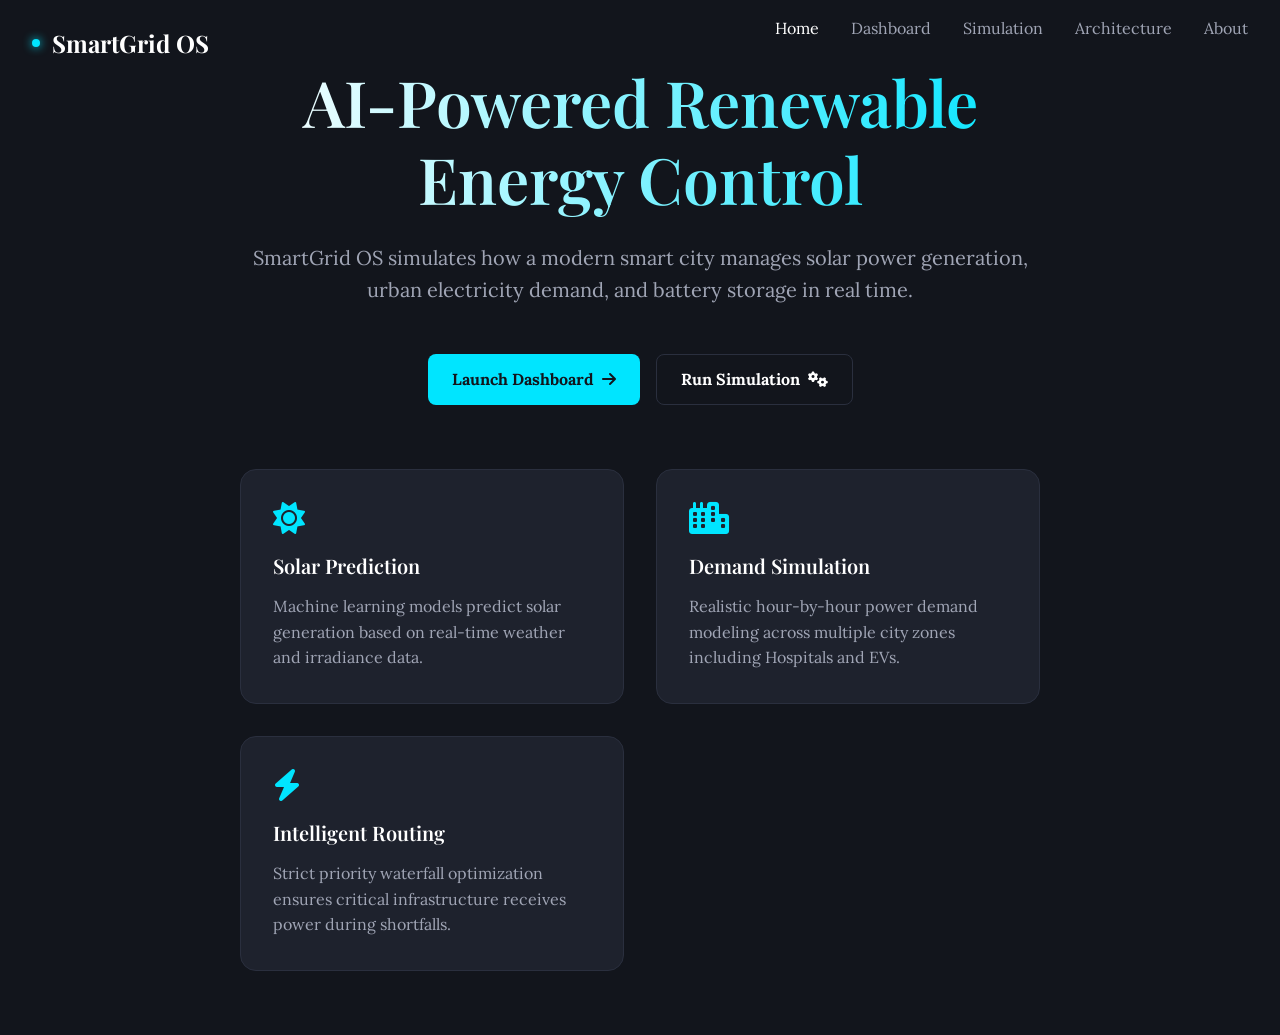
<file: frontend/index.html>
<!DOCTYPE html>
<html lang="en">
<head>
    <meta charset="UTF-8">
    <meta name="viewport" content="width=device-width, initial-scale=1.0">
    <title>SmartGrid OS | Home</title>
    
    <!-- Google Fonts -->
    <link href="https://fonts.googleapis.com/css2?family=Playfair+Display:ital,wght@0,400;0,600;0,700;1,400&family=Lora:ital,wght@0,400;0,500;0,600;1,400&family=JetBrains+Mono:wght@400;500;700&display=swap" rel="stylesheet">
    
    <!-- Font Awesome -->
    <link rel="stylesheet" href="https://cdnjs.cloudflare.com/ajax/libs/font-awesome/6.4.0/css/all.min.css">
    
    <!-- Custom CSS -->
    <link rel="stylesheet" href="css/style.css">
    
    <style>
        .hero-section {
            display: flex;
            flex-direction: column;
            justify-content: center;
            align-items: center;
            text-align: center;
            min-height: 80vh;
            max-width: 800px;
            margin: 0 auto;
        }
        
        .hero-title {
            font-size: 4rem;
            margin-bottom: 1.5rem;
            background: linear-gradient(90deg, #fff, #00e5ff);
            -webkit-background-clip: text;
            -webkit-text-fill-color: transparent;
            line-height: 1.2;
        }
        
        .hero-subtitle {
            font-size: 1.25rem;
            color: var(--text-secondary);
            margin-bottom: 3rem;
        }
        
        .feature-grid {
            display: grid;
            grid-template-columns: repeat(auto-fit, minmax(250px, 1fr));
            gap: 2rem;
            width: 100%;
            margin-top: 4rem;
        }
        
        .feature-card {
            padding: 2rem;
            text-align: left;
        }
        
        .feature-card i {
            font-size: 2rem;
            color: var(--accent-primary);
            margin-bottom: 1rem;
        }
        
        .feature-card h3 {
            font-size: 1.25rem;
            margin-bottom: 0.75rem;
        }
    </style>
</head>
<body>

    <nav class="top-nav">
        <a href="index.html" class="active">Home</a>
        <a href="dashboard.html">Dashboard</a>
        <a href="simulation.html">Simulation</a>
        <a href="architecture.html">Architecture</a>
        <a href="about.html">About</a>
    </nav>
    
    <div style="position: absolute; top: 1.5rem; left: 2rem;">
        <a href="index.html" class="brand">
            <div class="brand-dot"></div>
            SmartGrid OS
        </a>
    </div>

    <main style="flex: 1; padding: 4rem 2rem;">
        <div class="hero-section">
            <h1 class="hero-title">AI-Powered Renewable Energy Control</h1>
            <p class="hero-subtitle">SmartGrid OS simulates how a modern smart city manages solar power generation, urban electricity demand, and battery storage in real time.</p>
            
            <div style="display: flex; gap: 1rem;">
                <a href="dashboard.html" class="btn">Launch Dashboard <i class="fas fa-arrow-right"></i></a>
                <a href="simulation.html" class="btn btn-secondary">Run Simulation <i class="fas fa-cogs"></i></a>
            </div>
            
            <div class="feature-grid">
                <div class="card feature-card">
                    <i class="fas fa-sun"></i>
                    <h3>Solar Prediction</h3>
                    <p class="text-secondary">Machine learning models predict solar generation based on real-time weather and irradiance data.</p>
                </div>
                <div class="card feature-card">
                    <i class="fas fa-city"></i>
                    <h3>Demand Simulation</h3>
                    <p class="text-secondary">Realistic hour-by-hour power demand modeling across multiple city zones including Hospitals and EVs.</p>
                </div>
                <div class="card feature-card">
                    <i class="fas fa-bolt"></i>
                    <h3>Intelligent Routing</h3>
                    <p class="text-secondary">Strict priority waterfall optimization ensures critical infrastructure receives power during shortfalls.</p>
                </div>
            </div>
        </div>
    </main>

</body>
</html>
</file>
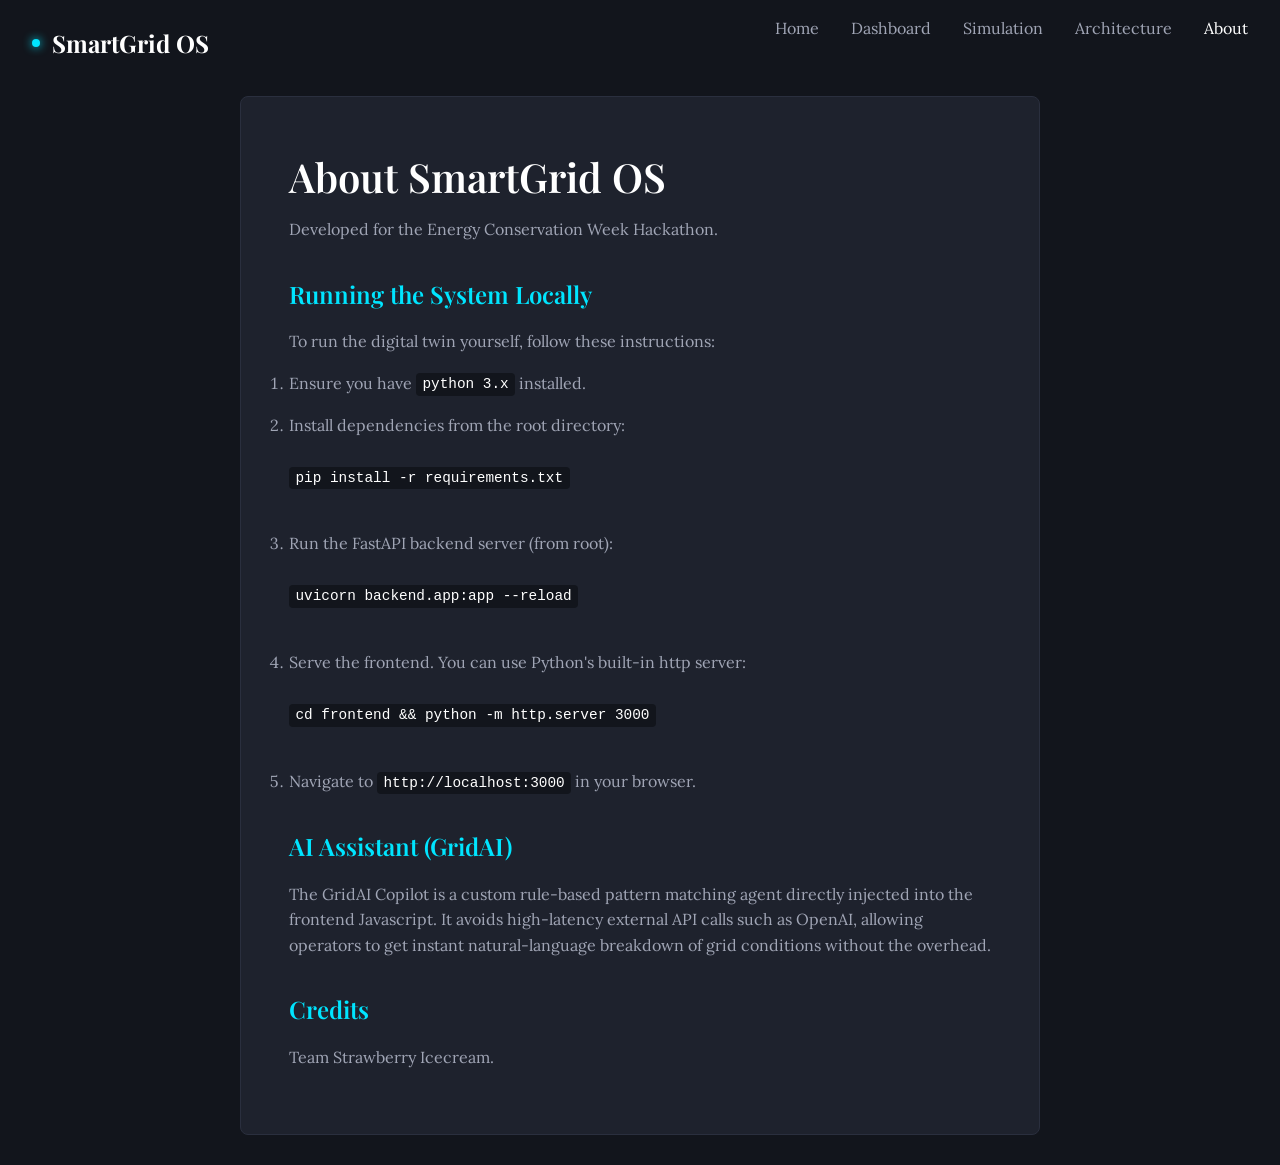
<file: frontend/about.html>
<!DOCTYPE html>
<html lang="en">
<head>
    <meta charset="UTF-8">
    <meta name="viewport" content="width=device-width, initial-scale=1.0">
    <title>SmartGrid OS | About</title>
    
    <!-- Google Fonts -->
    <link href="https://fonts.googleapis.com/css2?family=Playfair+Display:ital,wght@0,400;0,600;0,700;1,400&family=Lora:ital,wght@0,400;0,500;0,600;1,400&display=swap" rel="stylesheet">
    
    <!-- Custom CSS -->
    <link rel="stylesheet" href="css/style.css">
    
    <style>
        .about-content {
            background-color: var(--bg-secondary);
            border: 1px solid var(--bg-tertiary);
            border-radius: var(--border-radius-md);
            padding: 3rem;
            max-width: 800px;
            margin: 0 auto;
        }

        .about-content h2 {
            margin-top: 2rem;
            margin-bottom: 1rem;
            color: var(--accent-primary);
        }

        .about-content p, .about-content li {
            color: var(--text-secondary);
            margin-bottom: 1rem;
        }

        .about-content ul {
            padding-left: 1.5rem;
            margin-bottom: 1.5rem;
        }

        code {
            background-color: var(--bg-primary);
            padding: 0.2rem 0.4rem;
            border-radius: 4px;
            font-family: var(--font-mono);
            font-size: 0.9em;
            color: var(--text-primary);
        }
    </style>
</head>
<body>

    <nav class="top-nav">
        <a href="index.html">Home</a>
        <a href="dashboard.html">Dashboard</a>
        <a href="simulation.html">Simulation</a>
        <a href="architecture.html">Architecture</a>
        <a href="about.html" class="active">About</a>
    </nav>
    
    <div style="position: absolute; top: 1.5rem; left: 2rem;">
        <a href="index.html" class="brand">
            <div class="brand-dot"></div>
            SmartGrid OS
        </a>
    </div>

    <main class="main-content" style="margin-left: 0; padding-top: 6rem;">
        
        <div class="about-content">
            <h1 style="font-size: 2.5rem; margin-bottom: 0.5rem;">About SmartGrid OS</h1>
            <p>Developed for the Energy Conservation Week Hackathon.</p>
            
            <h2>Running the System Locally</h2>
            <p>To run the digital twin yourself, follow these instructions:</p>
            
            <ol>
                <li>Ensure you have <code>python 3.x</code> installed.</li>
                <li>Install dependencies from the root directory: <br><br><code>pip install -r requirements.txt</code><br><br></li>
                <li>Run the FastAPI backend server (from root): <br><br><code>uvicorn backend.app:app --reload</code><br><br></li>
                <li>Serve the frontend. You can use Python's built-in http server: <br><br><code>cd frontend && python -m http.server 3000</code><br><br></li>
                <li>Navigate to <code>http://localhost:3000</code> in your browser.</li>
            </ol>
            
            <h2>AI Assistant (GridAI)</h2>
            <p>The GridAI Copilot is a custom rule-based pattern matching agent directly injected into the frontend Javascript. It avoids high-latency external API calls such as OpenAI, allowing operators to get instant natural-language breakdown of grid conditions without the overhead.</p>
            
            <h2>Credits</h2>
            <p>Team Strawberry Icecream.</p>
        </div>
        
    </main>

</body>
</html>
</file>
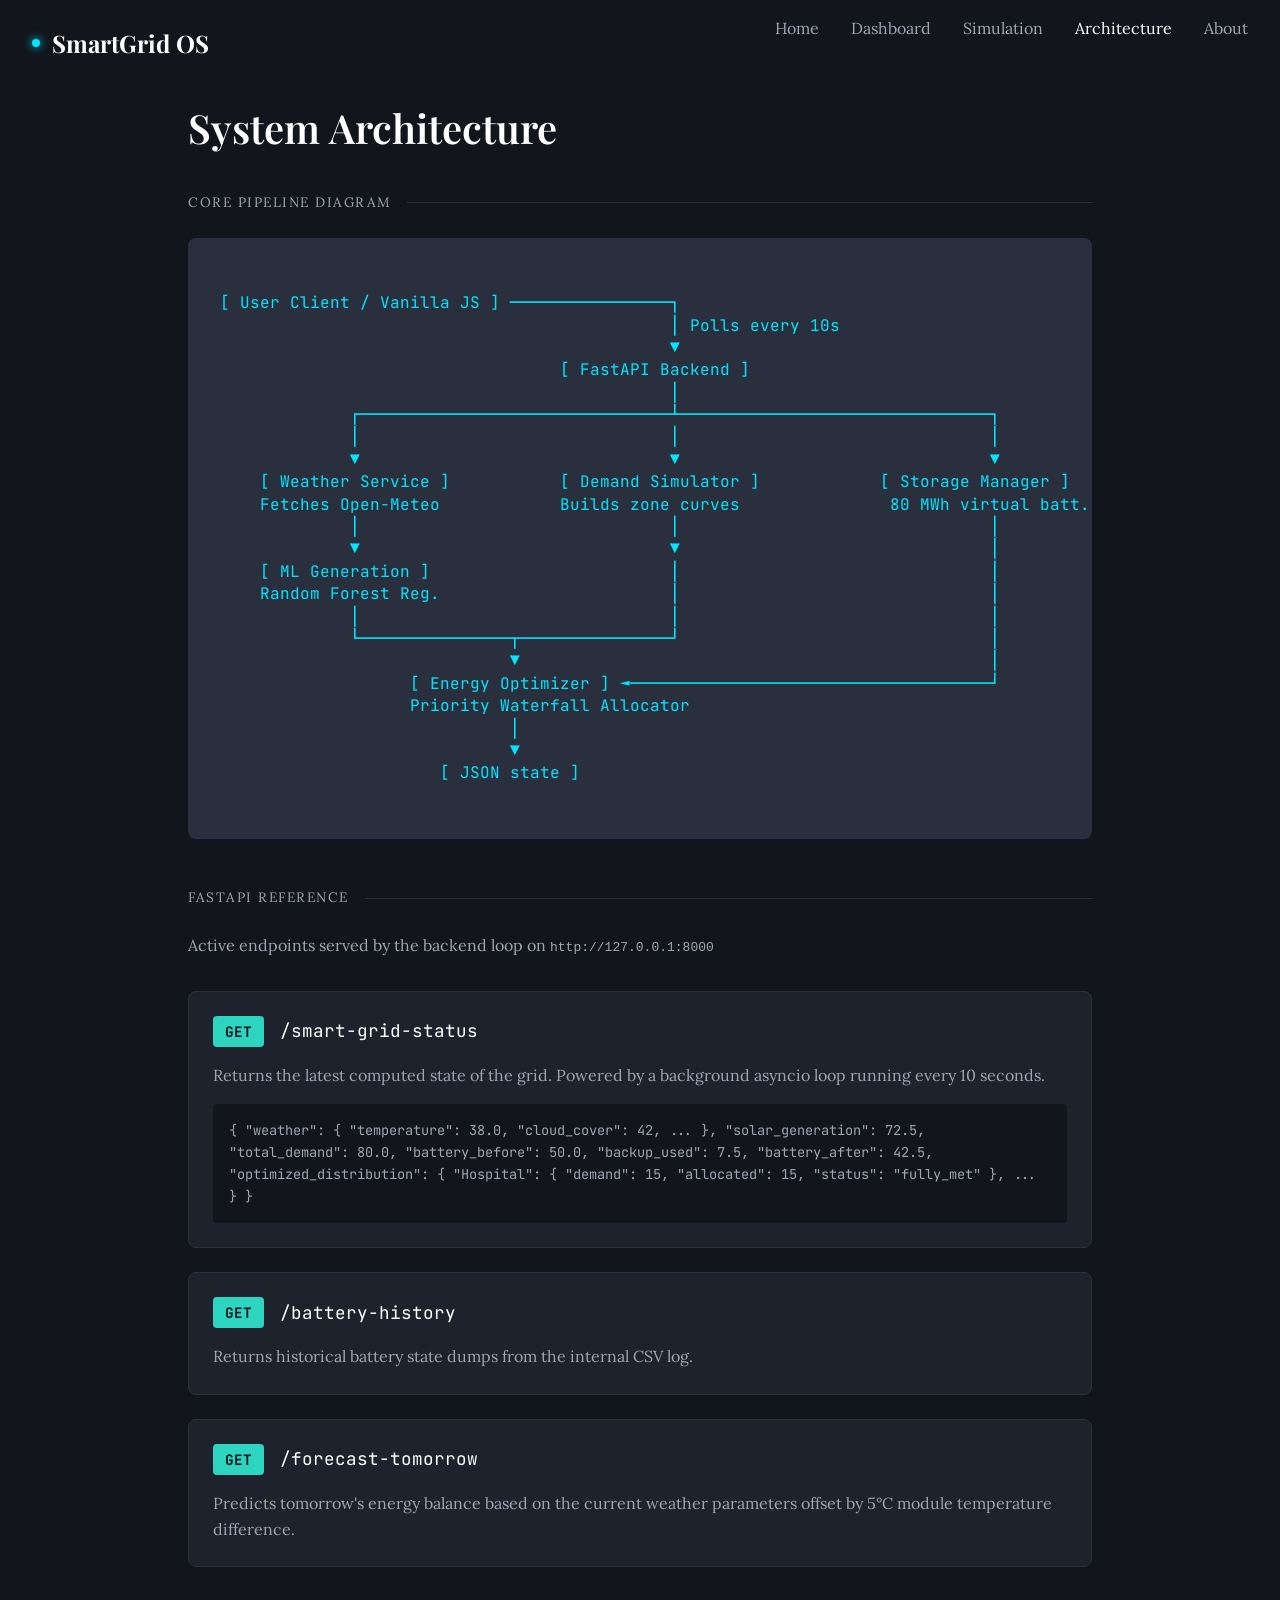
<file: frontend/architecture.html>
<!DOCTYPE html>
<html lang="en">
<head>
    <meta charset="UTF-8">
    <meta name="viewport" content="width=device-width, initial-scale=1.0">
    <title>SmartGrid OS | Architecture</title>
    
    <!-- Google Fonts -->
    <link href="https://fonts.googleapis.com/css2?family=Playfair+Display:ital,wght@0,400;0,600;0,700;1,400&family=Lora:ital,wght@0,400;0,500;0,600;1,400&family=JetBrains+Mono:wght@400;500;700&display=swap" rel="stylesheet">
    
    <!-- Custom CSS -->
    <link rel="stylesheet" href="css/style.css">
    
    <style>
        .ascii-container {
            background-color: var(--bg-tertiary);
            padding: 2rem;
            border-radius: var(--border-radius-md);
            font-family: var(--font-mono);
            white-space: pre;
            line-height: 1.4;
            color: var(--accent-primary);
            overflow-x: auto;
            margin-bottom: 3rem;
        }

        .api-block {
            background-color: var(--bg-secondary);
            border: 1px solid var(--bg-tertiary);
            border-radius: var(--border-radius-md);
            padding: 1.5rem;
            margin-bottom: 1.5rem;
        }

        .method-badge {
            background-color: var(--success);
            color: var(--bg-primary);
            padding: 0.25rem 0.75rem;
            border-radius: var(--border-radius-sm);
            font-family: var(--font-mono);
            font-weight: bold;
            font-size: 0.9rem;
            margin-right: 1rem;
        }

        .code-block {
            background-color: var(--bg-primary);
            padding: 1rem;
            border-radius: var(--border-radius-sm);
            font-family: var(--font-mono);
            font-size: 0.85rem;
            color: var(--text-secondary);
            margin-top: 1rem;
        }
    </style>
</head>
<body>

    <nav class="top-nav">
        <a href="index.html">Home</a>
        <a href="dashboard.html">Dashboard</a>
        <a href="simulation.html">Simulation</a>
        <a href="architecture.html" class="active">Architecture</a>
        <a href="about.html">About</a>
    </nav>
    
    <div style="position: absolute; top: 1.5rem; left: 2rem;">
        <a href="index.html" class="brand">
            <div class="brand-dot"></div>
            SmartGrid OS
        </a>
    </div>

    <main class="main-content" style="margin-left: 0; padding-top: 6rem; max-width: 1000px; margin: 0 auto;">
        
        <h1 style="font-size: 2.5rem; margin-bottom: 2rem;">System Architecture</h1>
        
        <div class="section-heading">Core Pipeline Diagram</div>
        
        <div class="ascii-container">
[ User Client / Vanilla JS ] ────────────────┐
                                             │ Polls every 10s
                                             ▼
                                  [ FastAPI Backend ]
                                             │
             ┌───────────────────────────────┴───────────────────────────────┐
             │                               │                               │
             ▼                               ▼                               ▼
    [ Weather Service ]           [ Demand Simulator ]            [ Storage Manager ]
    Fetches Open-Meteo            Builds zone curves               80 MWh virtual batt.
             │                               │                               │
             ▼                               ▼                               │
    [ ML Generation ]                        │                               │
    Random Forest Reg.                       │                               │
             │                               │                               │
             └───────────────┬───────────────┘                               │
                             ▼                                               │
                   [ Energy Optimizer ] ◄────────────────────────────────────┘
                   Priority Waterfall Allocator
                             │
                             ▼
                      [ JSON state ]
        </div>
        
        <div class="section-heading">FastAPI Reference</div>
        <p style="color: var(--text-secondary); margin-bottom: 2rem;">Active endpoints served by the backend loop on <code>http://127.0.0.1:8000</code></p>
        
        <div class="api-block">
            <div style="display: flex; align-items: center; margin-bottom: 1rem;">
                <span class="method-badge">GET</span>
                <span class="mono-text" style="font-size: 1.1rem; color: var(--text-primary);">/smart-grid-status</span>
            </div>
            <p style="color: var(--text-secondary);">Returns the latest computed state of the grid. Powered by a background asyncio loop running every 10 seconds.</p>
            <div class="code-block">
{
  "weather": { "temperature": 38.0, "cloud_cover": 42, ... },
  "solar_generation": 72.5,
  "total_demand": 80.0,
  "battery_before": 50.0,
  "backup_used": 7.5,
  "battery_after": 42.5,
  "optimized_distribution": {
    "Hospital": { "demand": 15, "allocated": 15, "status": "fully_met" },
    ...
  }
}
            </div>
        </div>

        <div class="api-block">
            <div style="display: flex; align-items: center; margin-bottom: 1rem;">
                <span class="method-badge">GET</span>
                <span class="mono-text" style="font-size: 1.1rem; color: var(--text-primary);">/battery-history</span>
            </div>
            <p style="color: var(--text-secondary);">Returns historical battery state dumps from the internal CSV log.</p>
        </div>

        <div class="api-block">
            <div style="display: flex; align-items: center; margin-bottom: 1rem;">
                <span class="method-badge">GET</span>
                <span class="mono-text" style="font-size: 1.1rem; color: var(--text-primary);">/forecast-tomorrow</span>
            </div>
            <p style="color: var(--text-secondary);">Predicts tomorrow's energy balance based on the current weather parameters offset by 5°C module temperature difference.</p>
        </div>
        
    </main>

</body>
</html>
</file>
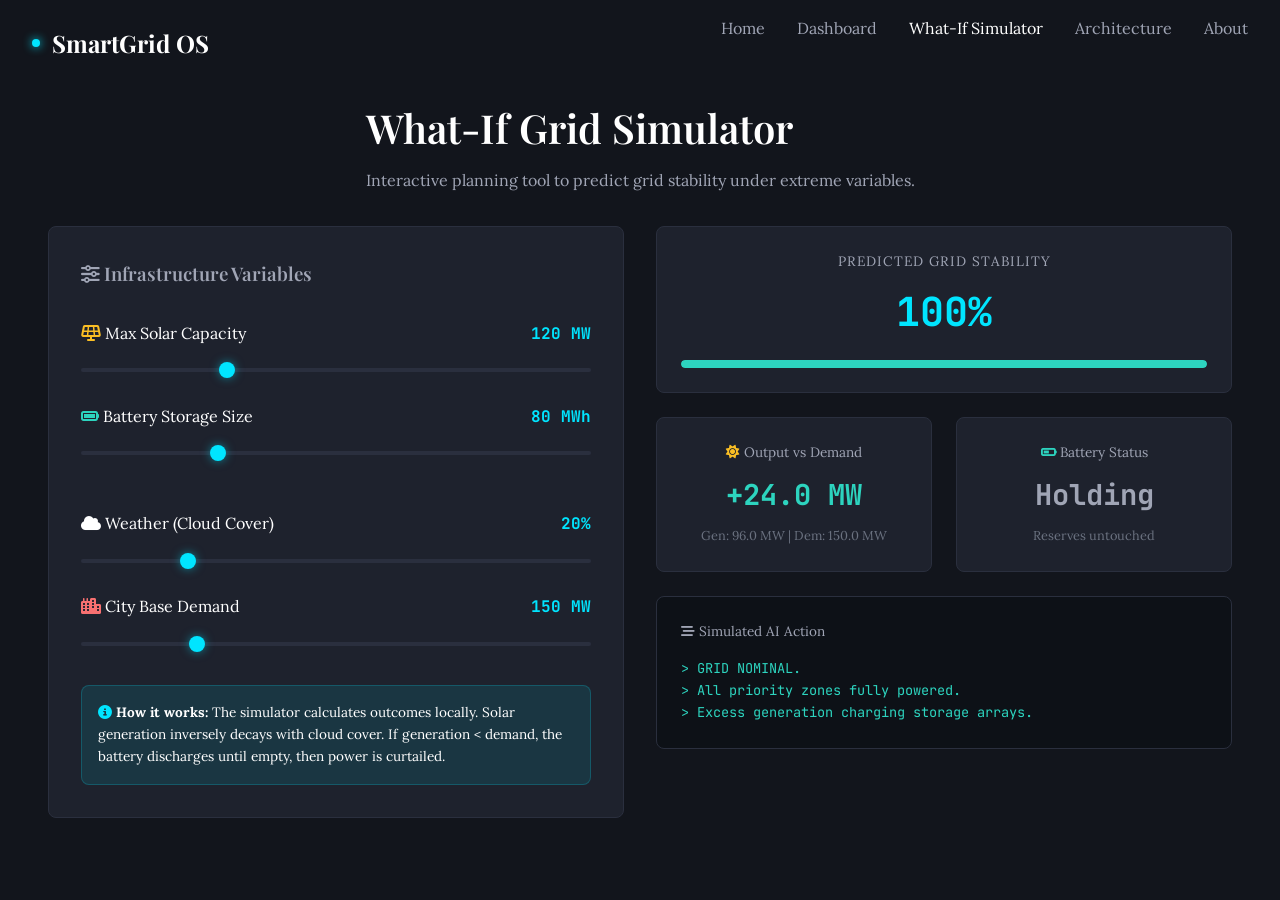
<file: frontend/simulation.html>
<!DOCTYPE html>
<html lang="en">
<head>
    <meta charset="UTF-8">
    <meta name="viewport" content="width=device-width, initial-scale=1.0">
    <title>SmartGrid OS | What-If Simulator</title>
    
    <link href="https://fonts.googleapis.com/css2?family=Playfair+Display:ital,wght@0,400;0,600;0,700;1,400&family=Lora:ital,wght@0,400;0,500;0,600;1,400&family=JetBrains+Mono:wght@400;500;700&display=swap" rel="stylesheet">
    <link rel="stylesheet" href="https://cdnjs.cloudflare.com/ajax/libs/font-awesome/6.4.0/css/all.min.css">
    <link rel="stylesheet" href="css/style.css">
    
    <style>
        .sim-container {
            display: grid;
            grid-template-columns: 1fr 1fr;
            gap: 2rem;
            max-width: 1200px;
            margin: 0 auto;
        }

        .controls-panel {
            background-color: var(--bg-secondary);
            border: 1px solid var(--bg-tertiary);
            border-radius: var(--border-radius-md);
            padding: 2rem;
        }

        .results-panel {
            display: flex;
            flex-direction: column;
            gap: 1.5rem;
        }

        .slider-group {
            margin-bottom: 1.5rem;
        }

        .slider-header {
            display: flex;
            justify-content: space-between;
            margin-bottom: 0.5rem;
            font-family: var(--font-body);
        }

        .slider-val {
            font-family: var(--font-mono);
            color: var(--accent-primary);
            font-weight: bold;
        }

        input[type=range] {
            width: 100%;
            -webkit-appearance: none;
            background: transparent;
        }

        input[type=range]::-webkit-slider-thumb {
            -webkit-appearance: none;
            height: 16px;
            width: 16px;
            border-radius: 50%;
            background: var(--accent-primary);
            cursor: pointer;
            margin-top: -6px;
            box-shadow: 0 0 10px rgba(0, 229, 255, 0.5);
        }

        input[type=range]::-webkit-slider-runnable-track {
            width: 100%;
            height: 4px;
            cursor: pointer;
            background: var(--bg-tertiary);
            border-radius: 2px;
        }

        .sim-card {
            background-color: var(--bg-secondary);
            border: 1px solid var(--bg-tertiary);
            border-radius: var(--border-radius-md);
            padding: 1.5rem;
            text-align: center;
        }

        .sim-val {
            font-size: 2.5rem;
            font-weight: bold;
            font-family: var(--font-mono);
            margin: 0.5rem 0;
        }

        .progress-bar-bg {
            width: 100%;
            height: 8px;
            background-color: var(--bg-tertiary);
            border-radius: var(--border-radius-full);
            overflow: hidden;
            margin-top: 1rem;
        }

        .progress-bar-fill {
            height: 100%;
            background-color: var(--success);
            border-radius: var(--border-radius-full);
            transition: width 0.3s ease, background-color 0.3s ease;
        }
    </style>
</head>
<body>

    <nav class="top-nav">
        <a href="index.html">Home</a>
        <a href="dashboard.html">Dashboard</a>
        <a href="simulation.html" class="active">What-If Simulator</a>
        <a href="architecture.html">Architecture</a>
        <a href="about.html">About</a>
    </nav>
    
    <div style="position: absolute; top: 1.5rem; left: 2rem;">
        <a href="index.html" class="brand">
            <div class="brand-dot"></div>
            SmartGrid OS
        </a>
    </div>

    <main class="main-content" style="margin-left: 0; padding-top: 6rem;">
        
        <div style="max-width: 1200px; margin: 0 auto; margin-bottom: 2rem;">
            <h1 style="font-size: 2.5rem; margin-bottom: 0.5rem;">What-If Grid Simulator</h1>
            <p style="color: var(--text-secondary);">Interactive planning tool to predict grid stability under extreme variables.</p>
        </div>
        
        <div class="sim-container">
            <!-- Controls -->
            <div class="controls-panel">
                <h3 style="margin-bottom: 2rem; color: var(--text-secondary);"><i class="fas fa-sliders-h"></i> Infrastructure Variables</h3>
                
                <div class="slider-group">
                    <div class="slider-header">
                        <span><i class="fas fa-solar-panel text-warning"></i> Max Solar Capacity</span>
                        <span class="slider-val" id="val-cap">120 MW</span>
                    </div>
                    <input type="range" id="slip-cap" min="50" max="300" value="120" oninput="runSim()">
                </div>
                
                <div class="slider-group">
                    <div class="slider-header">
                        <span><i class="fas fa-battery-full text-success"></i> Battery Storage Size</span>
                        <span class="slider-val" id="val-bat">80 MWh</span>
                    </div>
                    <input type="range" id="slip-bat" min="20" max="250" value="80" oninput="runSim()">
                </div>

                <div class="slider-group" style="margin-top: 3rem;">
                    <div class="slider-header">
                        <span><i class="fas fa-cloud"></i> Weather (Cloud Cover)</span>
                        <span class="slider-val" id="val-cloud">20%</span>
                    </div>
                    <input type="range" id="slip-cloud" min="0" max="100" value="20" oninput="runSim()">
                </div>

                <div class="slider-group">
                    <div class="slider-header">
                        <span><i class="fas fa-city text-danger"></i> City Base Demand</span>
                        <span class="slider-val" id="val-dem">150 MW</span>
                    </div>
                    <input type="range" id="slip-dem" min="80" max="400" value="150" oninput="runSim()">
                </div>
                
                <div style="margin-top: 2rem; padding: 1rem; background: rgba(0, 229, 255, 0.1); border-radius: 8px; border: 1px solid rgba(0, 229, 255, 0.2); font-size: 0.85rem;">
                    <i class="fas fa-info-circle text-accent"></i> <strong>How it works:</strong> The simulator calculates outcomes locally. Solar generation inversely decays with cloud cover. If generation < demand, the battery discharges until empty, then power is curtailed.
                </div>
            </div>
            
            <!-- Results -->
            <div class="results-panel">
                <div class="sim-card">
                    <div style="color: var(--text-secondary); text-transform: uppercase; font-size: 0.85rem; letter-spacing: 1px;">Predicted Grid Stability</div>
                    <div class="sim-val text-accent" id="res-stability">100%</div>
                    <div class="progress-bar-bg">
                        <div class="progress-bar-fill" id="bar-stability" style="width: 100%;"></div>
                    </div>
                </div>

                <div style="display: grid; grid-template-columns: 1fr 1fr; gap: 1.5rem;">
                    <div class="sim-card">
                        <div style="color: var(--text-secondary); font-size: 0.85rem;"><i class="fas fa-sun text-warning"></i> Output vs Demand</div>
                        <div class="sim-val" style="font-size: 1.8rem;" id="res-balance"><span class="text-success">+24.0 MW</span></div>
                        <div style="font-size: 0.8rem; color: var(--text-muted);" id="res-generation">Gen: 96.0 MW | Dem: 150.0 MW</div>
                    </div>
                    
                    <div class="sim-card">
                        <div style="color: var(--text-secondary); font-size: 0.85rem;"><i class="fas fa-battery-half text-success"></i> Battery Status</div>
                        <div class="sim-val" style="font-size: 1.8rem;" id="res-bat-usage"><span class="text-secondary">Holding</span></div>
                        <div style="font-size: 0.8rem; color: var(--text-muted);" id="res-bat-level">Reserves untouched</div>
                    </div>
                </div>
                
                <div class="sim-card" style="text-align: left; background-color: #0d1117;">
                    <div style="color: var(--text-secondary); font-size: 0.85rem; margin-bottom: 1rem;"><i class="fas fa-stream"></i> Simulated AI Action</div>
                    <div id="res-action" style="font-family: var(--font-mono); font-size: 0.85rem; color: var(--success); line-height: 1.6;">
                        > GRID NOMINAL.<br>
                        > All priority zones fully powered.<br>
                        > Excess generation charging storage arrays.
                    </div>
                </div>
            </div>
        </div>
        
    </main>

    <script>
        async function runSim() {
            // Get inputs
            const cap = parseFloat(document.getElementById('slip-cap').value);
            const batMax = parseFloat(document.getElementById('slip-bat').value);
            const cloud = parseFloat(document.getElementById('slip-cloud').value);
            const dem = parseFloat(document.getElementById('slip-dem').value);
            
            // Update labels
            document.getElementById('val-cap').innerText = `${cap} MW`;
            document.getElementById('val-bat').innerText = `${batMax} MWh`;
            document.getElementById('val-cloud').innerText = `${cloud}%`;
            document.getElementById('val-dem').innerText = `${dem} MW`;
            
            try {
                const response = await fetch('http://127.0.0.1:8000/simulate', {
                    method: 'POST',
                    headers: { 'Content-Type': 'application/json' },
                    body: JSON.stringify({
                        solar_capacity: cap,
                        battery_size: batMax,
                        cloud_cover: cloud,
                        city_demand: dem
                    })
                });
                
                const res = await response.json();
                
                // UI UPDATES
                const bar = document.getElementById('bar-stability');
                bar.style.width = `${res.stability}%`;
                
                const stabText = document.getElementById('res-stability');
                stabText.innerText = `${res.stability.toFixed(1)}%`;
                
                if (res.stability >= 99) {
                    stabText.className = 'sim-val text-success';
                    bar.style.backgroundColor = 'var(--success)';
                } else if (res.stability > 70) {
                    stabText.className = 'sim-val text-warning';
                    bar.style.backgroundColor = 'var(--warning)';
                } else {
                    stabText.className = 'sim-val text-danger';
                    bar.style.backgroundColor = 'var(--danger)';
                }
                
                // Balance text
                const balNode = document.getElementById('res-balance');
                if (res.balance >= 0) {
                    balNode.innerHTML = `<span class="text-success">+${res.balance.toFixed(1)} MW</span>`;
                } else {
                    balNode.innerHTML = `<span class="text-danger">${res.balance.toFixed(1)} MW</span>`;
                }
                
                document.getElementById('res-generation').innerText = `Solar Gen: ${res.solar_gen.toFixed(1)} MW | Demand: ${dem.toFixed(1)} MW`;
                
                // Battery Text
                let batStatusHtml = '';
                if(res.bat_status === 'Charging') {
                    batStatusHtml = `<span class="text-success">${res.bat_status}</span>`;
                } else if(res.bat_status === 'Discharging') {
                    batStatusHtml = `<span class="text-warning">${res.bat_status}</span>`;
                } else {
                    batStatusHtml = `<span class="text-danger">${res.bat_status}</span>`;
                }
                
                document.getElementById('res-bat-usage').innerHTML = batStatusHtml;
                document.getElementById('res-bat-level').innerText = "Dynamic Usage Prediction";
                
                // Action Text
                const actionLogs = document.getElementById('res-action');
                if (res.stability >= 99) {
                    actionLogs.innerHTML = `> GRID NOMINAL.<br>> Assembly and Govt Offices stable.<br>> Storage operational.`;
                    actionLogs.style.color = 'var(--success)';
                } else if (res.stability > 75) {
                    actionLogs.innerHTML = `> GRID DEGRADED.<br>> Deficit detected. Dispatching reserves.<br>> Low priority functions curtailed.`;
                    actionLogs.style.color = 'var(--warning)';
                } else {
                    actionLogs.innerHTML = `> CRITICAL SHORTAGE.<br>> Curtailing Residential zones.<br>> PROTECTING Assembly infrastructure.`;
                    actionLogs.style.color = 'var(--danger)';
                }
                
            } catch(e) {
                console.error("Simulation API Error:", e);
            }
        }
        
        // Init run
        document.addEventListener('DOMContentLoaded', runSim);
    </script>
</body>
</html>
</file>
<file: frontend/css/style.css>
:root {
    /* Color Palette - Premium Dark Theme */
    --bg-primary: #12151c; /* Very dark background */
    --bg-secondary: #1e222d; /* Card background */
    --bg-tertiary: #2a2f3e; /* Hover states, inputs */
    
    --text-primary: #ffffff;
    --text-secondary: #a0a5b5;
    --text-muted: #6b7280;
    
    --accent-primary: #00e5ff; /* Cyan brand color */
    --accent-hover: #00b3cc;
    --success: #2dd4bf;
    --warning: #fbbf24;
    --danger: #f87171;
    
    /* Chart Colors */
    --chart-hospital: #ef4444;    /* Red */
    --chart-govt: #0ea5e9;        /* Blue */
    --chart-residential: #22c55e; /* Green */
    --chart-itpark: #a855f7;      /* Purple */
    --chart-ev: #f59e0b;          /* Orange */

    /* Typography */
    --font-heading: 'Playfair Display', serif;
    --font-body: 'Lora', serif;
    --font-mono: 'JetBrains Mono', monospace;

    /* Spacing & Layout */
    --border-radius-sm: 4px;
    --border-radius-md: 8px;
    --border-radius-lg: 16px;
    --border-radius-full: 9999px;
    
    --transition: all 0.3s ease;
}

* {
    margin: 0;
    padding: 0;
    box-sizing: border-box;
}

body {
    background-color: var(--bg-primary);
    color: var(--text-primary);
    font-family: var(--font-body);
    line-height: 1.6;
    display: flex;
    min-height: 100vh;
    overflow-x: hidden;
}

/* Typography Utilities */
h1, h2, h3, h4, h5, h6 {
    font-family: var(--font-heading);
    font-weight: 600;
    margin-bottom: 0.5rem;
}

.mono-text {
    font-family: var(--font-mono);
}

.text-accent { color: var(--accent-primary); }
.text-success { color: var(--success); }
.text-warning { color: var(--warning); }
.text-danger { color: var(--danger); }
.text-secondary { color: var(--text-secondary); }

/* Layout Components */
.sidebar {
    width: 260px;
    background-color: var(--bg-primary);
    border-right: 1px solid var(--bg-tertiary);
    display: flex;
    flex-direction: column;
    padding: 2rem 1rem;
    position: fixed;
    height: 100vh;
    z-index: 10;
}

.brand {
    display: flex;
    align-items: center;
    gap: 0.75rem;
    font-size: 1.5rem;
    font-weight: bold;
    color: var(--text-primary);
    text-decoration: none;
    margin-bottom: 3rem;
    font-family: var(--font-heading);
}

.brand-dot {
    width: 8px;
    height: 8px;
    background-color: var(--accent-primary);
    border-radius: 50%;
    box-shadow: 0 0 10px var(--accent-primary);
}

.nav-links {
    list-style: none;
    display: flex;
    flex-direction: column;
    gap: 0.5rem;
}

.nav-item {
    display: flex;
    align-items: center;
    gap: 1rem;
    padding: 0.75rem 1rem;
    color: var(--text-secondary);
    text-decoration: none;
    border-radius: var(--border-radius-md);
    transition: var(--transition);
    font-family: var(--font-body);
    font-size: 1rem;
}

.nav-item:hover {
    background-color: var(--bg-tertiary);
    color: var(--text-primary);
}

.nav-item.active {
    background-color: rgba(0, 229, 255, 0.1);
    color: var(--accent-primary);
    border: 1px solid rgba(0, 229, 255, 0.2);
}

.nav-item i {
    width: 20px;
    text-align: center;
}

.main-content {
    flex: 1;
    margin-left: 260px;
    padding: 2rem 3rem;
    display: flex;
    flex-direction: column;
}

/* Header */
.top-header {
    display: flex;
    justify-content: space-between;
    align-items: flex-start;
    margin-bottom: 2rem;
}

.page-title h1 {
    font-size: 2rem;
    margin-bottom: 0.25rem;
}

.page-title p {
    color: var(--text-secondary);
    font-size: 0.9rem;
}

.status-badge {
    display: inline-flex;
    align-items: center;
    gap: 0.5rem;
    padding: 0.25rem 0.75rem;
    border-radius: var(--border-radius-full);
    font-size: 0.8rem;
    font-weight: bold;
    font-family: var(--font-mono);
    border: 1px solid currentColor;
}

/* UI Elements */
.card {
    background-color: var(--bg-secondary);
    border-radius: var(--border-radius-lg);
    padding: 1.5rem;
    border: 1px solid var(--bg-tertiary);
    transition: var(--transition);
}

.card:hover {
    border-color: rgba(255, 255, 255, 0.1);
    box-shadow: 0 4px 20px rgba(0, 0, 0, 0.2);
}

.metric-card {
    display: flex;
    flex-direction: column;
    gap: 0.5rem;
}

.metric-header {
    display: flex;
    align-items: center;
    gap: 0.5rem;
    color: var(--text-secondary);
    font-size: 0.75rem;
    text-transform: uppercase;
    letter-spacing: 1px;
}

.metric-value {
    font-size: 2.5rem;
    font-weight: bold;
    font-family: var(--font-mono);
}

.metric-unit {
    font-size: 1rem;
    margin-left: 0.25rem;
}

.metric-subtitle {
    font-size: 0.8rem;
    color: var(--text-secondary);
}

.btn {
    background-color: var(--accent-primary);
    color: var(--bg-primary);
    border: none;
    padding: 0.75rem 1.5rem;
    border-radius: var(--border-radius-md);
    font-family: var(--font-body);
    font-weight: bold;
    cursor: pointer;
    transition: var(--transition);
    display: inline-flex;
    align-items: center;
    gap: 0.5rem;
    text-decoration: none;
}

.btn:hover {
    background-color: var(--accent-hover);
    transform: translateY(-2px);
}

.btn-secondary {
    background-color: transparent;
    color: var(--text-primary);
    border: 1px solid var(--bg-tertiary);
}

.btn-secondary:hover {
    background-color: var(--bg-tertiary);
    color: var(--text-primary);
}

/* Inputs */
.search-container {
    position: relative;
    display: flex;
    align-items: center;
}

.search-input {
    background-color: var(--bg-secondary);
    border: 1px solid var(--bg-tertiary);
    color: var(--text-primary);
    padding: 0.75rem 1rem 0.75rem 2.5rem;
    border-radius: var(--border-radius-full);
    font-family: var(--font-body);
    width: 300px;
    transition: var(--transition);
}

.search-input:focus {
    outline: none;
    border-color: var(--accent-primary);
    box-shadow: 0 0 0 2px rgba(0, 229, 255, 0.2);
}

.search-icon {
    position: absolute;
    left: 1rem;
    color: var(--text-secondary);
}

/* Grid Layouts */
.grid-metrics {
    display: grid;
    grid-template-columns: repeat(auto-fit, minmax(240px, 1fr));
    gap: 1.5rem;
    margin-bottom: 2rem;
}

.grid-weather {
    display: grid;
    grid-template-columns: repeat(4, 1fr);
    gap: 1.5rem;
    margin-bottom: 2rem;
}

.grid-charts {
    display: grid;
    grid-template-columns: 2fr 1fr;
    gap: 1.5rem;
    margin-bottom: 2rem;
}

.grid-bottom {
    display: grid;
    grid-template-columns: 1fr 1fr 1fr;
    gap: 1.5rem;
}

/* Section Headings */
.section-heading {
    display: flex;
    align-items: center;
    gap: 1rem;
    margin-bottom: 1.5rem;
    color: var(--text-secondary);
    font-size: 0.85rem;
    text-transform: uppercase;
    letter-spacing: 1.5px;
}

.section-heading::after {
    content: '';
    flex: 1;
    height: 1px;
    background-color: var(--bg-tertiary);
}

/* Base Top Navigation (for non-dashboard pages) */
.top-nav {
    display: flex;
    justify-content: flex-end;
    gap: 2rem;
    padding: 1rem 2rem;
    position: absolute;
    top: 0;
    right: 0;
    width: 100%;
}

.top-nav a {
    color: var(--text-secondary);
    text-decoration: none;
    transition: var(--transition);
}

.top-nav a:hover, .top-nav a.active {
    color: var(--text-primary);
}
</file>
